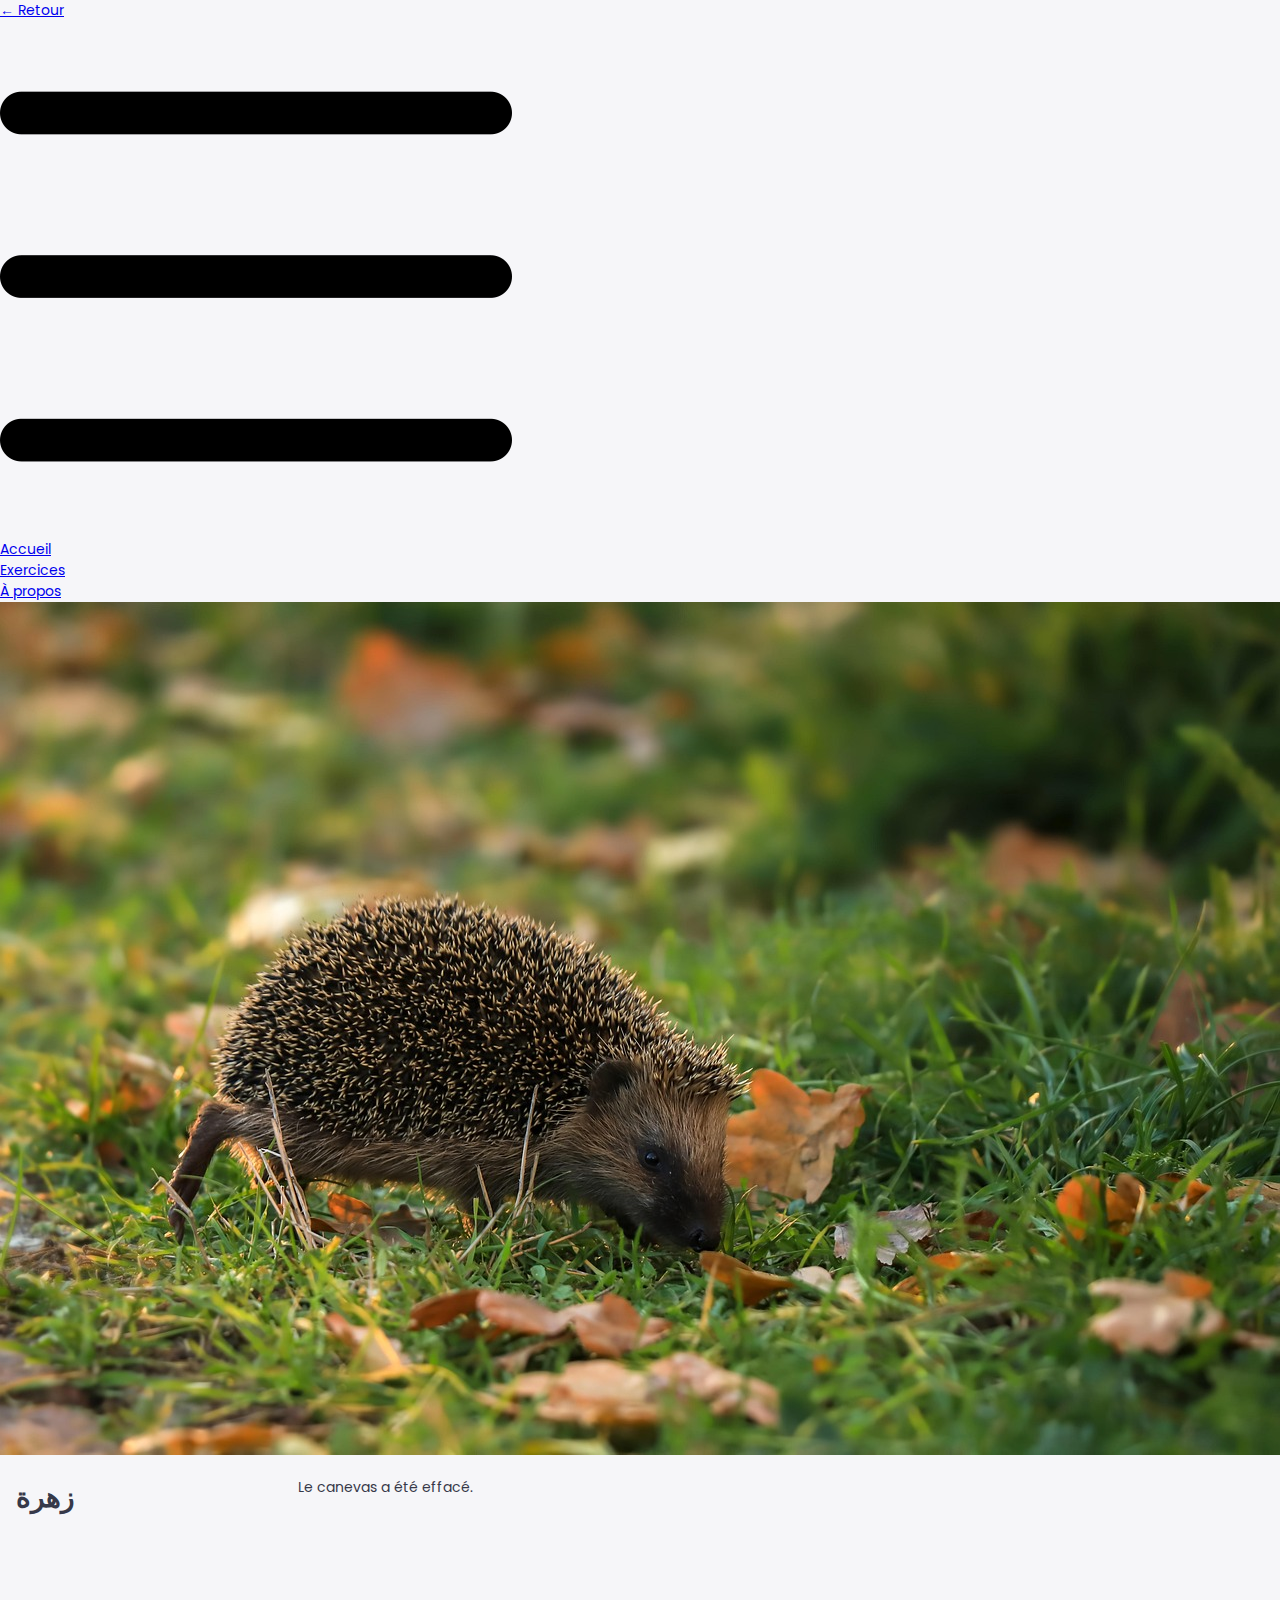
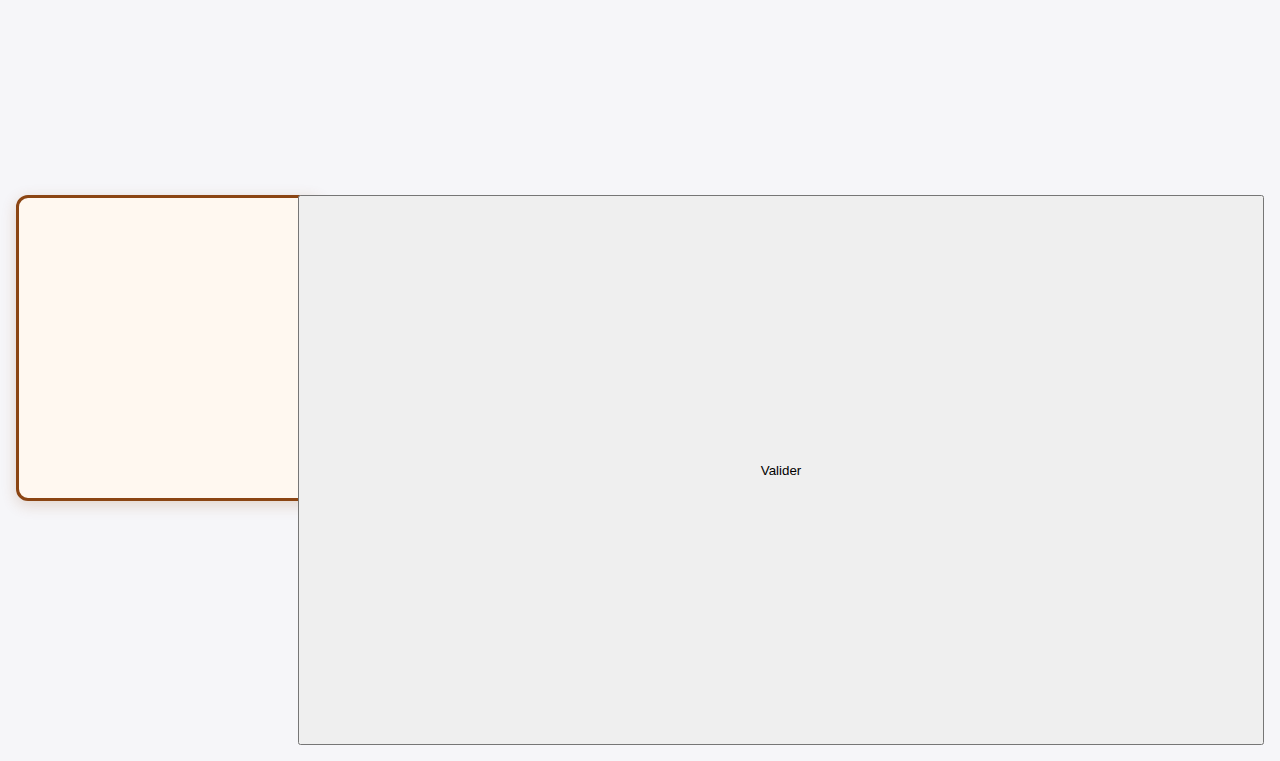
<file: courses.html>
<!DOCTYPE html>
<html lang="fr">
<head>
    <meta charset="UTF-8">
    <meta name="viewport" content="width=device-width, initial-scale=1.0">
    <title>Calligraphie Arabe</title>
    <link rel="stylesheet" href="css/courses.css">
</head>
<body>
    <!-- Lien de retour vers le dashboard -->
    <a href="dashboard.html" target="_blank" class="back-btn">← Retour</a>
    <!-- Barre de navigation -->
    <nav class="navbar">
        <div class="menu">
            <img src="img/courses/menu.png" class="menu-icon"> <!-- Icône de menu -->
            <ul class="menu-items">
                <li><a href="#">Accueil</a></li>
                <li><a href="#">Exercices</a></li>
                <li><a href="#">À propos</a></li>
            </ul>
        </div>
        <div class="user-icon">
            <img src="img/courses/animal.jpg" alt="Utilisateur" class="user-icon-img"> <!-- Icône utilisateur -->
        </div>
    </nav>


    <div class="container">
        <h1 id="word">بِسْمِ</h1>
        <p id="message" class="hidden">Le canevas a été effacé.</p>
        <canvas id="canvas" width="300" height="300"></canvas>
        <button id="validate" onclick="nextWord()">Valider</button>
    </div>

    <script src="scripts/courses.js"></script>
</body>
</html>
</file>
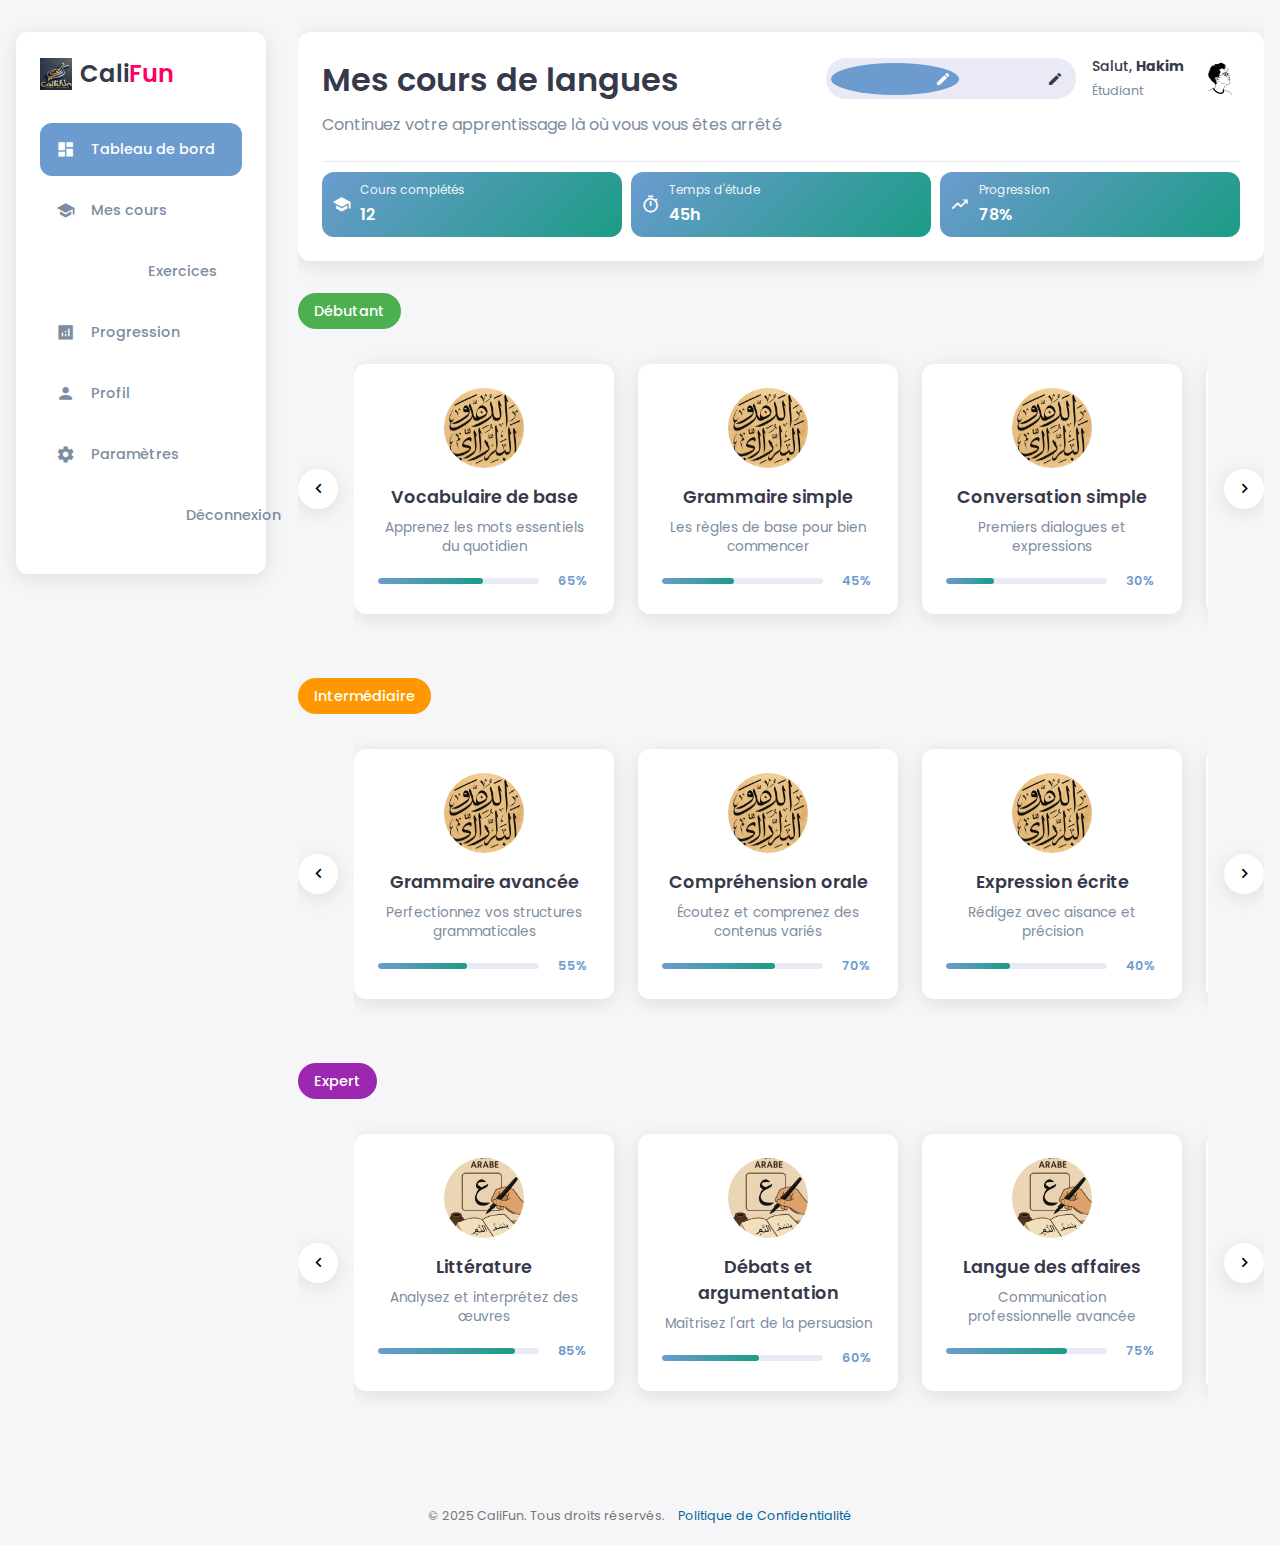
<file: dashboard.html>
<!DOCTYPE html>
<html lang="fr">

<head>
    <meta charset="UTF-8">
    <meta name="viewport" content="width=device-width, initial-scale=1.0">
    <link href="https://fonts.googleapis.com/icon?family=Material+Icons+Sharp" rel="stylesheet">
    <link rel="stylesheet" href="css/dashboard.css">
    <title>CaliFun - Tableau de Bord</title>
</head>

<body>
    <div class="container">
        <aside>
            <div class="toggle">
                <div class="logo">
                    <img src="img/dashboard/CaliFunLogo.png">
                    <h2>Cali<span class="danger">Fun</span></h2>
                </div>
                <div class="close" id="close-btn">
                    <span class="material-icons-sharp">close</span>
                </div>
            </div>

            <div class="sidebar">
                <a href="#" class="active">
                    <span class="material-icons-sharp">dashboard</span>
                    <h3>Tableau de bord</h3>
                </a>
                <a href="courses.html" target="_blank">
                    <span class="material-icons-sharp">school</span>
                    <h3>Mes cours</h3>
                </a>
                <a href="exercices.html" target="_blank">
                    <span class="material-icons-sharp">quiz</span>
                    <h3>Exercices</h3>
                </a>
                <a href="#">
                    <span class="material-icons-sharp">analytics</span>
                    <h3>Progression</h3>
                </a>
                <a href="#">
                    <span class="material-icons-sharp">person</span>
                    <h3>Profil</h3>
                </a>
                <a href="#">
                    <span class="material-icons-sharp">settings</span>
                    <h3>Paramètres</h3>
                </a>
                <a href="#">
                    <span class="material-icons-sharp">logout</span>
                    <h3>Déconnexion</h3>
                </a>
            </div>
        </aside>

        <main>
            <div class="header">
                <div class="header-top">
                    <div class="header-content">
                        <h1>Mes cours de langues</h1>
                        <p>Continuez votre apprentissage là où vous vous êtes arrêté</p>
                    </div>
                    <div class="header-profile">
                        <button id="menu-btn">
                            <span class="material-icons-sharp">menu</span>
                        </button>
                        <div class="dark-mode">
                            <span class="material-icons-sharp active">light_mode</span>
                            <span class="material-icons-sharp">dark_mode</span>
                        </div>
                        <div class="profile">
                            <div class="info">
                                <p>Salut, <b>Hakim</b></p>
                                <small class="text-muted">Étudiant</small>
                            </div>
                            <div class="profile-photo">
                                <img src="img/dashboard/user.png">
                            </div>
                        </div>
                    </div>
                </div>
                
                <div class="header-stats">
                    <div class="stat-item">
                        <span class="material-icons-sharp">school</span>
                        <div>
                            <p>Cours complétés</p>
                            <h4>12</h4>
                        </div>
                    </div>
                    <div class="stat-item">
                        <span class="material-icons-sharp">timer</span>
                        <div>
                            <p>Temps d'étude</p>
                            <h4>45h</h4>
                        </div>
                    </div>
                    <div class="stat-item">
                        <span class="material-icons-sharp">trending_up</span>
                        <div>
                            <p>Progression</p>
                            <h4>78%</h4>
                        </div>
                    </div>
                </div>
            </div>

            <div class="courses-section">
                <div class="level-section">
                    <h2 class="level-title">
                        <span class="level-badge beginner">Débutant</span>
                    </h2>
                    <div class="carousel-wrapper">
                        <button class="carousel-btn prev" onclick="scrollCarousel('beginner', -1)">
                            <span class="material-icons-sharp">chevron_left</span>
                        </button>
                        <div class="carousel" id="carousel-beginner">
                            <div class="course-card" onclick="window.open('courses.html','_blank')">
                                <div class="card-image">
                                    <img src="img/dashboard/CaliImage.webp" alt="Vocabulaire de base">
                                </div>
                                <h3>Vocabulaire de base</h3>
                                <p>Apprenez les mots essentiels du quotidien</p>
                                <div class="progress-container">
                                    <div class="progress-bar">
                                        <div class="progress" style="width: 65%"></div>
                                    </div>
                                    <span class="progress-text">65%</span>
                                </div>
                            </div>
                            
                            <div class="course-card" onclick="window.open('courses.html','_blank')">
                                <div class="card-image">
                                    <img src="img/dashboard/CaliImage.webp" alt="Grammaire simple">
                                </div>
                                <h3>Grammaire simple</h3>
                                <p>Les règles de base pour bien commencer</p>
                                <div class="progress-container">
                                    <div class="progress-bar">
                                        <div class="progress" style="width: 45%"></div>
                                    </div>
                                    <span class="progress-text">45%</span>
                                </div>
                            </div>
                            
                            <div class="course-card" onclick="window.open('courses.html','_blank')">
                                <div class="card-image">
                                    <img src="img/dashboard/CaliImage.webp" alt="Conversation simple">
                                </div>
                                <h3>Conversation simple</h3>
                                <p>Premiers dialogues et expressions</p>
                                <div class="progress-container">
                                    <div class="progress-bar">
                                        <div class="progress" style="width: 30%"></div>
                                    </div>
                                    <span class="progress-text">30%</span>
                                </div>
                            </div>
                            
                            <div class="course-card" onclick="window.open('courses.html','_blank')">
                                <div class="card-image">
                                    <img src="img/dashboard/CaliImage.webp" alt="Prononciation">
                                </div>
                                <h3>Prononciation</h3>
                                <p>Améliorez votre accent et votre élocution</p>
                                <div class="progress-container">
                                    <div class="progress-bar">
                                        <div class="progress" style="width: 80%"></div>
                                    </div>
                                    <span class="progress-text">80%</span>
                                </div>
                            </div>
                            
                            <div class="course-card" onclick="window.open('courses.html','_blank')">
                                <div class="card-image">
                                    <img src="img/dashboard/CaliImage.webp" alt="Écoute active">
                                </div>
                                <h3>Écoute active</h3>
                                <p>Développez vos capacités d'écoute</p>
                                <div class="progress-container">
                                    <div class="progress-bar">
                                        <div class="progress" style="width: 20%"></div>
                                    </div>
                                    <span class="progress-text">20%</span>
                                </div>
                            </div>
                        </div>
                        <button class="carousel-btn next" onclick="scrollCarousel('beginner', 1)">
                            <span class="material-icons-sharp">chevron_right</span>
                        </button>
                    </div>
                </div>

                <div class="level-section">
                    <h2 class="level-title">
                        <span class="level-badge intermediate">Intermédiaire</span>
                    </h2>
                    <div class="carousel-wrapper">
                        <button class="carousel-btn prev" onclick="scrollCarousel('intermediate', -1)">
                            <span class="material-icons-sharp">chevron_left</span>
                        </button>
                        <div class="carousel" id="carousel-intermediate">
                            <div class="course-card" onclick="window.open('courses.html','_blank')">
                                <div class="card-image">
                                    <img src="img/dashboard/CaliImage.webp" alt="Grammaire avancée">
                                </div>
                                <h3>Grammaire avancée</h3>
                                <p>Perfectionnez vos structures grammaticales</p>
                                <div class="progress-container">
                                    <div class="progress-bar">
                                        <div class="progress" style="width: 55%"></div>
                                    </div>
                                    <span class="progress-text">55%</span>
                                </div>
                            </div>
                            
                            <div class="course-card" onclick="window.open('courses.html','_blank')">
                                <div class="card-image">
                                    <img src="img/dashboard/CaliImage.webp" alt="Compréhension orale">
                                </div>
                                <h3>Compréhension orale</h3>
                                <p>Écoutez et comprenez des contenus variés</p>
                                <div class="progress-container">
                                    <div class="progress-bar">
                                        <div class="progress" style="width: 70%"></div>
                                    </div>
                                    <span class="progress-text">70%</span>
                                </div>
                            </div>
                            
                            <div class="course-card" onclick="window.open('courses.html','_blank')">
                                <div class="card-image">
                                    <img src="img/dashboard/CaliImage.webp" alt="Expression écrite">
                                </div>
                                <h3>Expression écrite</h3>
                                <p>Rédigez avec aisance et précision</p>
                                <div class="progress-container">
                                    <div class="progress-bar">
                                        <div class="progress" style="width: 40%"></div>
                                    </div>
                                    <span class="progress-text">40%</span>
                                </div>
                            </div>
                            
                            <div class="course-card" onclick="window.open('courses.html','_blank')">
                                <div class="card-image">
                                    <img src="img/dashboard/CaliImage.webp" alt="Culture et société">
                                </div>
                                <h3>Culture et société</h3>
                                <p>Découvrez les traditions et coutumes</p>
                                <div class="progress-container">
                                    <div class="progress-bar">
                                        <div class="progress" style="width: 25%"></div>
                                    </div>
                                    <span class="progress-text">25%</span>
                                </div>
                            </div>
                        </div>
                        <button class="carousel-btn next" onclick="scrollCarousel('intermediate', 1)">
                            <span class="material-icons-sharp">chevron_right</span>
                        </button>
                    </div>
                </div>

                <div class="level-section">
                    <h2 class="level-title">
                        <span class="level-badge expert">Expert</span>
                    </h2>
                    <div class="carousel-wrapper">
                        <button class="carousel-btn prev" onclick="scrollCarousel('expert', -1)">
                            <span class="material-icons-sharp">chevron_left</span>
                        </button>
                        <div class="carousel" id="carousel-expert">
                            <div class="course-card" onclick="window.open('courses.html','_blank')">
                                <div class="card-image">
                                    <img src="img/dashboard/CaliImage2.webp" alt="Littérature">
                                </div>
                                <h3>Littérature</h3>
                                <p>Analysez et interprétez des œuvres</p>
                                <div class="progress-container">
                                    <div class="progress-bar">
                                        <div class="progress" style="width: 85%"></div>
                                    </div>
                                    <span class="progress-text">85%</span>
                                </div>
                            </div>
                            
                            <div class="course-card" onclick="window.open('courses.html','_blank')">
                                <div class="card-image">
                                    <img src="img/dashboard/CaliImage2.webp" alt="Débats et argumentation">
                                </div>
                                <h3>Débats et argumentation</h3>
                                <p>Maîtrisez l'art de la persuasion</p>
                                <div class="progress-container">
                                    <div class="progress-bar">
                                        <div class="progress" style="width: 60%"></div>
                                    </div>
                                    <span class="progress-text">60%</span>
                                </div>
                            </div>
                            
                            <div class="course-card" onclick="window.open('courses.html','_blank')">
                                <div class="card-image">
                                    <img src="img/dashboard/CaliImage2.webp" alt="Langue des affaires">
                                </div>
                                <h3>Langue des affaires</h3>
                                <p>Communication professionnelle avancée</p>
                                <div class="progress-container">
                                    <div class="progress-bar">
                                        <div class="progress" style="width: 75%"></div>
                                    </div>
                                    <span class="progress-text">75%</span>
                                </div>
                            </div>
                            
                            <div class="course-card" onclick="window.open('courses.html','_blank')">
                                <div class="card-image">
                                    <img src="img/dashboard/CaliImage2.webp" alt="Perfectionnement">
                                </div>
                                <h3>Perfectionnement</h3>
                                <p>Atteignez un niveau natif</p>
                                <div class="progress-container">
                                    <div class="progress-bar">
                                        <div class="progress" style="width: 90%"></div>
                                    </div>
                                    <span class="progress-text">90%</span>
                                </div>
                            </div>
                        </div>
                        <button class="carousel-btn next" onclick="scrollCarousel('expert', 1)">
                            <span class="material-icons-sharp">chevron_right</span>
                        </button>
                    </div>
                </div>
            </div>
        </main>
    </div>

    <script src="scripts/dashboard.js"></script>
    <footer style="text-align: center; margin: 20px 0; font-size: 0.9em; color: #777;">
    &copy; 2025 CaliFun. Tous droits réservés. 
    <a href="politique-confidentialite.html" target="_blank" style="color: #006699; text-decoration: none; margin-left: 10px;">
        Politique de Confidentialité
    </a>
</footer>
</body>

</html>
</file>
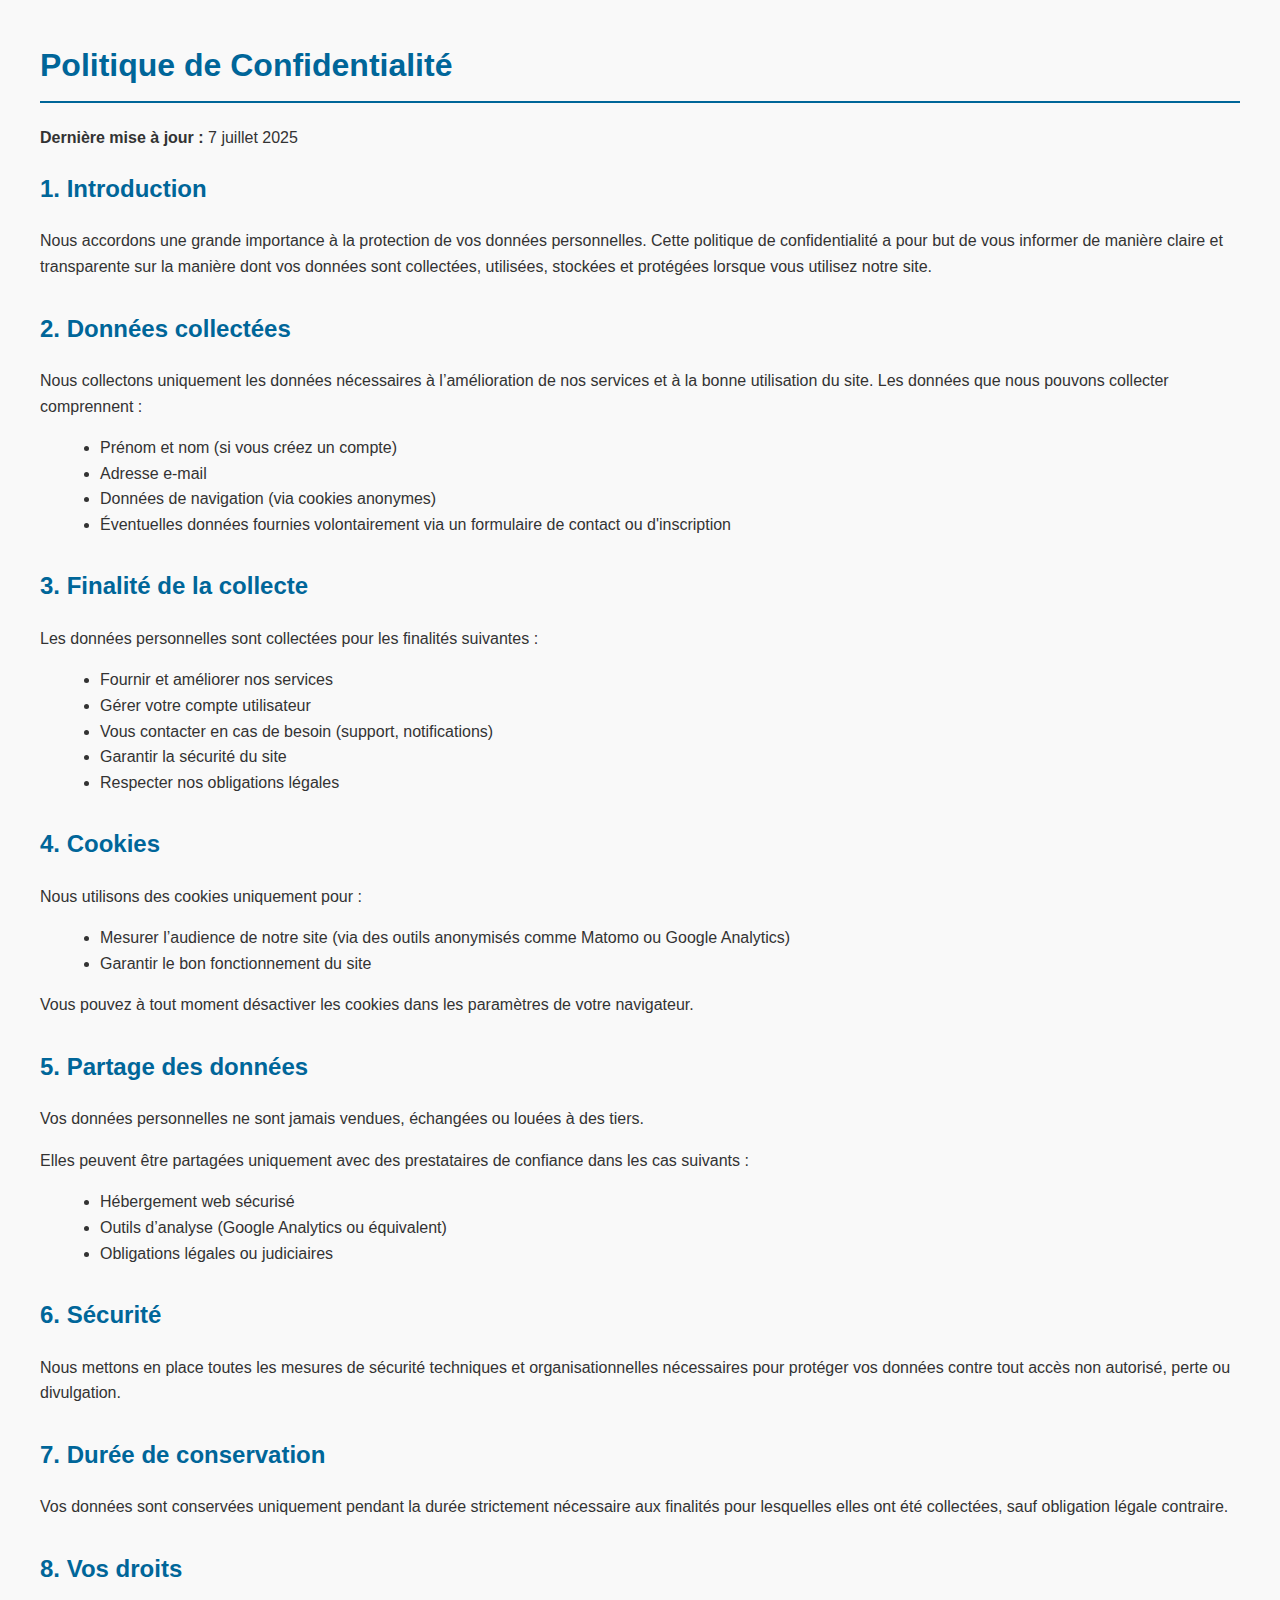
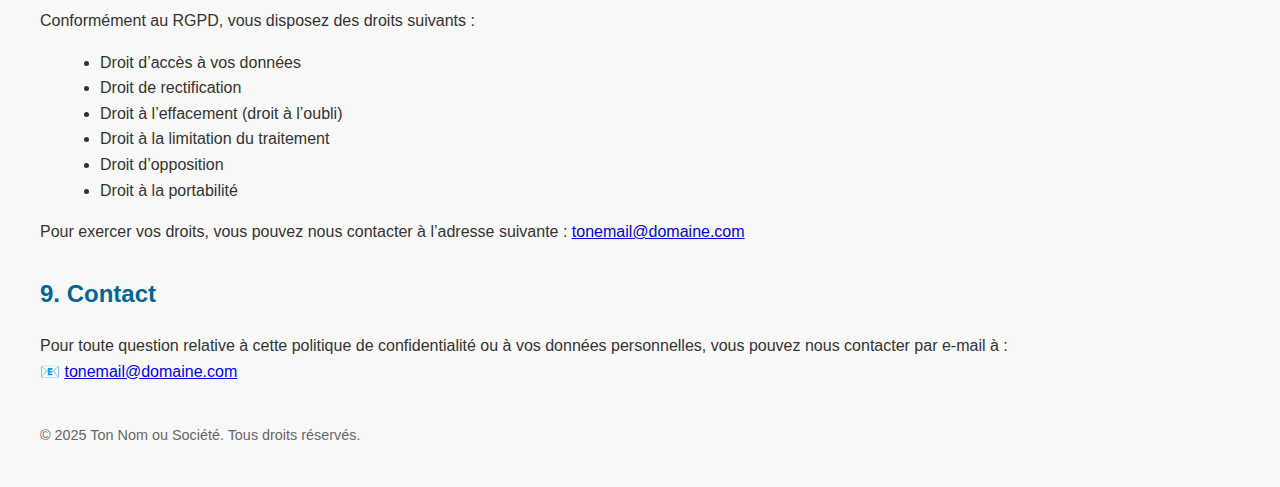
<file: politique-confid.html>
<!DOCTYPE html>
<html lang="fr">
<head>
  <meta charset="UTF-8">
  <meta name="viewport" content="width=device-width, initial-scale=1.0">
  <title>Politique de Confidentialité</title>
  <style>
    body {
      font-family: Arial, sans-serif;
      line-height: 1.6;
      margin: 40px;
      background-color: #f9f9f9;
      color: #333;
    }
    h1, h2 {
      color: #006699;
    }
    h1 {
      border-bottom: 2px solid #006699;
      padding-bottom: 10px;
    }
    section {
      margin-bottom: 30px;
    }
    ul {
      list-style-type: disc;
      margin-left: 20px;
    }
    footer {
      margin-top: 40px;
      font-size: 0.9em;
      color: #666;
    }
  </style>
</head>
<body>

  <h1>Politique de Confidentialité</h1>
  <p><strong>Dernière mise à jour :</strong> 7 juillet 2025</p>

  <section>
    <h2>1. Introduction</h2>
    <p>Nous accordons une grande importance à la protection de vos données personnelles. 
      Cette politique de confidentialité a pour but de vous informer de manière claire et transparente sur la manière dont vos données sont collectées, utilisées, stockées et protégées lorsque vous utilisez notre site.</p>
  </section>

  <section>
    <h2>2. Données collectées</h2>
    <p>Nous collectons uniquement les données nécessaires à l’amélioration de nos services et à la bonne utilisation du site. Les données que nous pouvons collecter comprennent :</p>
    <ul>
      <li>Prénom et nom (si vous créez un compte)</li>
      <li>Adresse e-mail</li>
      <li>Données de navigation (via cookies anonymes)</li>
      <li>Éventuelles données fournies volontairement via un formulaire de contact ou d'inscription</li>
    </ul>
  </section>

  <section>
    <h2>3. Finalité de la collecte</h2>
    <p>Les données personnelles sont collectées pour les finalités suivantes :</p>
    <ul>
      <li>Fournir et améliorer nos services</li>
      <li>Gérer votre compte utilisateur</li>
      <li>Vous contacter en cas de besoin (support, notifications)</li>
      <li>Garantir la sécurité du site</li>
      <li>Respecter nos obligations légales</li>
    </ul>
  </section>

  <section>
    <h2>4. Cookies</h2>
    <p>Nous utilisons des cookies uniquement pour :</p>
    <ul>
      <li>Mesurer l’audience de notre site (via des outils anonymisés comme Matomo ou Google Analytics)</li>
      <li>Garantir le bon fonctionnement du site</li>
    </ul>
    <p>Vous pouvez à tout moment désactiver les cookies dans les paramètres de votre navigateur.</p>
  </section>

  <section>
    <h2>5. Partage des données</h2>
    <p>Vos données personnelles ne sont jamais vendues, échangées ou louées à des tiers.</p>
    <p>Elles peuvent être partagées uniquement avec des prestataires de confiance dans les cas suivants :</p>
    <ul>
      <li>Hébergement web sécurisé</li>
      <li>Outils d’analyse (Google Analytics ou équivalent)</li>
      <li>Obligations légales ou judiciaires</li>
    </ul>
  </section>

  <section>
    <h2>6. Sécurité</h2>
    <p>Nous mettons en place toutes les mesures de sécurité techniques et organisationnelles nécessaires pour protéger vos données contre tout accès non autorisé, perte ou divulgation.</p>
  </section>

  <section>
    <h2>7. Durée de conservation</h2>
    <p>Vos données sont conservées uniquement pendant la durée strictement nécessaire aux finalités pour lesquelles elles ont été collectées, sauf obligation légale contraire.</p>
  </section>

  <section>
    <h2>8. Vos droits</h2>
    <p>Conformément au RGPD, vous disposez des droits suivants :</p>
    <ul>
      <li>Droit d’accès à vos données</li>
      <li>Droit de rectification</li>
      <li>Droit à l’effacement (droit à l’oubli)</li>
      <li>Droit à la limitation du traitement</li>
      <li>Droit d’opposition</li>
      <li>Droit à la portabilité</li>
    </ul>
    <p>Pour exercer vos droits, vous pouvez nous contacter à l’adresse suivante : <a href="mailto:tonemail@domaine.com">tonemail@domaine.com</a></p>
  </section>

  <section>
    <h2>9. Contact</h2>
    <p>Pour toute question relative à cette politique de confidentialité ou à vos données personnelles, vous pouvez nous contacter par e-mail à : <br>
    📧 <a href="mailto:tonemail@domaine.com">tonemail@domaine.com</a></p>
  </section>

  <footer>
    &copy; 2025 Ton Nom ou Société. Tous droits réservés.
  </footer>

</body>
</html>
</file>
<file: css/courses.css>
@import url('https://fonts.googleapis.com/css2?family=Poppins:wght@300;400;500;600;700&display=swap');
@import url('https://fonts.googleapis.com/css2?family=Amiri:wght@400;700&display=swap');

:root {
    --primary: #6C9BCF;
    --danger: #FF0060;
    --success: #1B9C85;
    --warning: #F7D060;
    --white: #fff;
    --dark: #363949;
    --light: rgba(132, 139, 200, 0.18);
    --background: #f6f6f9;
    --text-muted: #7d8da1;
    --dark-variant: #677483;
    
    --calligraphy: #8B4513;
    --calligraphy-light: #d2a679;
    
    --radius: 12px;
    --shadow: 0 4px 20px rgba(0,0,0,0.1);
}

.dark-mode-variables {
    --background: #181a1e;
    --white: #202528;
    --dark: #edeffd;
    --dark-variant: #a3bdcc;
    --light: rgba(0, 0, 0, 0.4);
}

* {
    margin: 0;
    padding: 0;
    box-sizing: border-box;
}

html, body {
    overflow-x: hidden;
}

body {
    font-family: 'Poppins', sans-serif;
    background: var(--background);
    color: var(--dark);
    font-size: 14px;
    overflow-x: hidden;
}

.container {
    display: grid;
    grid-template-columns: 250px 1fr;
    gap: 2rem;
    width: 100%;
    min-height: 100vh;
    padding: 1rem;
    max-width: 100vw;
    overflow-x: hidden;
}

/* ===== SIDEBAR ===== */
aside {
    background: var(--white);
    border-radius: var(--radius);
    box-shadow: var(--shadow);
    padding: 1.5rem;
    height: fit-content;
    position: sticky;
    top: 1rem;
}

.toggle {
    display: flex;
    align-items: center;
    justify-content: space-between;
    margin-bottom: 2rem;
}

.logo {
    display: flex;
    align-items: center;
    gap: 0.5rem;
}

.logo img {
    width: 2rem;
    height: 2rem;
}

.logo h2 {
    font-size: 1.5rem;
    font-weight: 600;
}

.danger {
    color: var(--danger);
}

.close {
    display: none;
    cursor: pointer;
}

.sidebar {
    display: flex;
    flex-direction: column;
    gap: 0.5rem;
}

.sidebar a {
    display: flex;
    align-items: center;
    gap: 1rem;
    padding: 1rem 0.8rem;
    border-radius: var(--radius);
    text-decoration: none;
    color: var(--dark);
    transition: all 0.3s ease;
}

.sidebar a:hover {
    background: var(--light);
    color: var(--primary);
}

.sidebar a.active {
    background: var(--primary);
    color: var(--white);
}

.sidebar a span {
    font-size: 1.6rem;
}

.sidebar a h3 {
    font-size: 1rem;
    font-weight: 500;
}

/* ===== MAIN CONTENT ===== */
main {
    background: var(--white);
    border-radius: var(--radius);
    box-shadow: var(--shadow);
    padding: 2rem;
    overflow-y: auto;
}

/* ===== HEADER ===== */
.header {
    margin-bottom: 2rem;
}

.header-top {
    display: flex;
    justify-content: space-between;
    align-items: center;
    margin-bottom: 1.5rem;
}

.header-content h1 {
    font-size: 2.2rem;
    font-weight: 600;
    color: var(--calligraphy);
    margin-bottom: 0.5rem;
}

.header-content p {
    color: var(--text-muted);
    font-size: 1.1rem;
}

.header-profile {
    display: flex;
    align-items: center;
    gap: 1rem;
}

#menu-btn {
    display: none;
    background: none;
    border: none;
    cursor: pointer;
    font-size: 1.5rem;
    color: var(--dark);
}

.dark-mode {
    display: flex;
    align-items: center;
    gap: 0.5rem;
}

.dark-mode span {
    font-size: 1.2rem;
    cursor: pointer;
    color: var(--text-muted);
}

.dark-mode span.active {
    color: var(--primary);
}

.profile {
    display: flex;
    align-items: center;
    gap: 0.8rem;
}

.profile-photo {
    width: 2.8rem;
    height: 2.8rem;
    border-radius: 50%;
    overflow: hidden;
    border: 3px solid var(--primary);
}

.profile-photo img {
    width: 100%;
    height: 100%;
    object-fit: cover;
}

.info {
    text-align: right;
}

.info p {
    font-size: 0.9rem;
    font-weight: 500;
}

.info small {
    font-size: 0.8rem;
    color: var(--text-muted);
}

.header-stats {
    display: flex;
    gap: 2rem;
    padding: 1.5rem 0;
    border-top: 1px solid var(--light);
}

.stat-item {
    display: flex;
    align-items: center;
    gap: 1rem;
}

.stat-item span {
    font-size: 2rem;
    color: var(--calligraphy);
    background: var(--light);
    padding: 0.8rem;
    border-radius: var(--radius);
}

.stat-item div p {
    color: var(--text-muted);
    font-size: 0.9rem;
    margin-bottom: 0.3rem;
}

.stat-item div h4 {
    font-size: 1.5rem;
    font-weight: 600;
    color: var(--dark);
}

/* ===== COURSE CONTENT ===== */
.course-content {
    display: grid;
    grid-template-columns: 2fr 1fr;
    gap: 2rem;
}

.practice-section {
    display: flex;
    flex-direction: column;
    gap: 1.5rem;
}

/* ===== WORD CARD ===== */
.word-card {
    background: linear-gradient(135deg, var(--calligraphy), var(--calligraphy-light));
    border-radius: var(--radius);
    padding: 2rem;
    color: var(--white);
    box-shadow: var(--shadow);
}

.word-header {
    display: flex;
    justify-content: space-between;
    align-items: center;
    margin-bottom: 1.5rem;
}

.word-header h2 {
    font-size: 1.2rem;
    font-weight: 500;
}

.refresh-btn {
    background: rgba(255, 255, 255, 0.2);
    border: none;
    border-radius: 50%;
    width: 40px;
    height: 40px;
    display: flex;
    align-items: center;
    justify-content: center;
    cursor: pointer;
    transition: all 0.3s ease;
}

.refresh-btn:hover {
    background: rgba(255, 255, 255, 0.3);
    transform: rotate(180deg);
}

.refresh-btn span {
    color: var(--white);
}

.arabic-word {
    text-align: center;
}

.arabic-word h1 {
    font-size: 3.5rem;
    font-family: 'Amiri', serif;
    margin-bottom: 0.5rem;
    direction: rtl;
}

.word-meaning {
    font-size: 1.1rem;
    opacity: 0.9;
}

/* ===== CANVAS SECTION ===== */
.canvas-section {
    background: var(--white);
    border-radius: var(--radius);
    padding: 1.5rem;
    box-shadow: var(--shadow);
    border: 2px solid var(--light);
}

.canvas-header {
    display: flex;
    justify-content: space-between;
    align-items: center;
    margin-bottom: 1rem;
}

.canvas-header h3 {
    font-size: 1.1rem;
    font-weight: 500;
    color: var(--dark);
}

.canvas-controls {
    display: flex;
    gap: 0.5rem;
}

.control-btn {
    display: flex;
    align-items: center;
    gap: 0.5rem;
    background: var(--light);
    border: none;
    border-radius: var(--radius);
    padding: 0.5rem 1rem;
    cursor: pointer;
    transition: all 0.3s ease;
    color: var(--dark);
    font-size: 0.9rem;
}

.control-btn:hover {
    background: var(--primary);
    color: var(--white);
}

.control-btn span {
    font-size: 1.2rem;
}

.canvas-container {
    display: flex;
    justify-content: center;
    margin: 1.5rem 0;
}

#canvas {
    border: 3px solid var(--calligraphy);
    border-radius: var(--radius);
    background: #fff8f0;
    cursor: crosshair;
    box-shadow: 0 4px 15px rgba(139, 69, 19, 0.2);
}

.canvas-footer {
    display: flex;
    justify-content: space-between;
    align-items: center;
    margin-top: 1rem;
}

.message {
    font-size: 0.9rem;
    color: var(--text-muted);
    opacity: 1;
    transition: opacity 0.3s ease;
}

.message.hidden {
    opacity: 0;
}

.validate-btn {
    display: flex;
    align-items: center;
    gap: 0.5rem;
    background: var(--success);
    color: var(--white);
    border: none;
    border-radius: var(--radius);
    padding: 0.8rem 1.5rem;
    cursor: pointer;
    transition: all 0.3s ease;
    font-weight: 500;
}

.validate-btn:hover {
    background: #159a80;
    transform: translateY(-2px);
}

.validate-btn span {
    font-size: 1.3rem;
}

/* ===== PROGRESS SECTION ===== */
.progress-section {
    display: flex;
    flex-direction: column;
    gap: 1.5rem;
}

.progress-card, .tips-card {
    background: var(--white);
    border-radius: var(--radius);
    padding: 1.5rem;
    box-shadow: var(--shadow);
    border: 2px solid var(--light);
}

.progress-card h3, .tips-card h3 {
    font-size: 1.1rem;
    font-weight: 500;
    color: var(--dark);
    margin-bottom: 1rem;
}

.tips-card h3 {
    display: flex;
    align-items: center;
    gap: 0.5rem;
}

.tips-card h3 span {
    color: var(--warning);
    font-size: 1.3rem;
}

.progress-container {
    display: flex;
    align-items: center;
    gap: 1rem;
}

.progress-bar {
    flex: 1;
    height: 8px;
    background: var(--light);
    border-radius: 4px;
    overflow: hidden;
}

.progress {
    height: 100%;
    background: linear-gradient(90deg, var(--success), var(--primary));
    transition: width 0.3s ease;
}

.progress-text {
    font-size: 0.9rem;
    font-weight: 500;
    color: var(--dark);
}

.tips-card ul {
    list-style: none;
    padding: 0;
}

.tips-card li {
    padding: 0.5rem 0;
    border-bottom: 1px solid var(--light);
    color: var(--text-muted);
    font-size: 0.9rem;
}

.tips-card li:last-child {
    border-bottom: none;
}

.tips-card li:before {
    content: "✓";
    color: var(--success);
    font-weight: bold;
    margin-right: 0.5rem;
}

/* ===== POPUP DE FÉLICITATIONS ===== */
.congratulations-popup {
    position: fixed;
    top: 0;
    left: 0;
    width: 100%;
    height: 100%;
    background: rgba(0, 0, 0, 0.8);
    display: flex;
    justify-content: center;
    align-items: center;
    z-index: 10000;
    animation: popupFadeIn 0.3s ease-out;
}

.popup-content {
    background: var(--white);
    border-radius: var(--radius);
    padding: 2rem;
    text-align: center;
    box-shadow: 0 10px 30px rgba(0, 0, 0, 0.3);
    max-width: 400px;
    width: 90%;
    animation: popupSlideIn 0.3s ease-out;
}

.popup-header {
    display: flex;
    flex-direction: column;
    align-items: center;
    gap: 1rem;
    margin-bottom: 1.5rem;
}

.popup-header span {
    font-size: 4rem;
    color: var(--success);
    animation: bounce 1s infinite;
}

.popup-header h2 {
    font-size: 2rem;
    color: var(--success);
    font-weight: 600;
}

.popup-content p {
    color: var(--text-muted);
    margin-bottom: 1rem;
    line-height: 1.6;
}

.popup-btn {
    background: var(--success);
    color: var(--white);
    border: none;
    border-radius: var(--radius);
    padding: 1rem 2rem;
    font-size: 1.1rem;
    font-weight: 500;
    cursor: pointer;
    display: flex;
    align-items: center;
    gap: 0.5rem;
    margin: 1.5rem auto 0;
    transition: all 0.3s ease;
}

.popup-btn:hover {
    background: #159a80;
    transform: translateY(-2px);
}

/* ===== CONFETTIS ===== */
.confetti-container {
    position: fixed;
    top: 0;
    left: 0;
    width: 100%;
    height: 100%;
    pointer-events: none;
    z-index: 9999;
}

.confetti {
    position: absolute;
    width: 10px;
    height: 10px;
    background: #ff6b6b;
    animation: confettiFall linear infinite;
}

@keyframes confettiFall {
    0% {
        transform: translateY(-100vh) rotate(0deg);
        opacity: 1;
    }
    100% {
        transform: translateY(100vh) rotate(360deg);
        opacity: 0;
    }
}

@keyframes popupFadeIn {
    from {
        opacity: 0;
    }
    to {
        opacity: 1;
    }
}

@keyframes popupSlideIn {
    from {
        transform: translateY(-50px);
        opacity: 0;
    }
    to {
        transform: translateY(0);
        opacity: 1;
    }
}

@keyframes bounce {
    0%, 20%, 50%, 80%, 100% {
        transform: translateY(0);
    }
    40% {
        transform: translateY(-30px);
    }
    60% {
        transform: translateY(-15px);
    }
}

/* ===== ÉCRAN DE FIN D'EXERCICE ===== */
.completed-exercise {
    display: flex;
    justify-content: center;
    align-items: center;
    min-height: 60vh;
}

.completed-card {
    background: var(--white);
    border-radius: var(--radius);
    padding: 3rem;
    text-align: center;
    box-shadow: var(--shadow);
    border: 2px solid var(--success);
    max-width: 500px;
    width: 100%;
}

.completed-header {
    display: flex;
    flex-direction: column;
    align-items: center;
    gap: 1rem;
    margin-bottom: 2rem;
}

.completed-header span {
    font-size: 4rem;
    color: var(--success);
    background: rgba(27, 156, 133, 0.1);
    padding: 1rem;
    border-radius: 50%;
}

.completed-header h2 {
    font-size: 2rem;
    color: var(--success);
    font-weight: 600;
}

.completed-stats {
    display: flex;
    justify-content: space-around;
    margin: 2rem 0;
    padding: 1.5rem;
    background: var(--light);
    border-radius: var(--radius);
}

.completed-stats .stat {
    display: flex;
    flex-direction: column;
    align-items: center;
    gap: 0.5rem;
}

.completed-stats .stat span {
    font-size: 2rem;
    color: var(--primary);
    background: var(--white);
    padding: 0.8rem;
    border-radius: var(--radius);
    box-shadow: var(--shadow);
}

.completed-stats .stat h3 {
    font-size: 1.5rem;
    font-weight: 600;
    color: var(--dark);
}

.completed-stats .stat p {
    font-size: 0.9rem;
    color: var(--text-muted);
}

.completed-actions {
    display: flex;
    gap: 1rem;
    justify-content: center;
    margin-top: 2rem;
}

.action-btn {
    display: flex;
    align-items: center;
    gap: 0.5rem;
    border: none;
    border-radius: var(--radius);
    padding: 1rem 1.5rem;
    font-size: 1rem;
    font-weight: 500;
    cursor: pointer;
    transition: all 0.3s ease;
}

.action-btn.primary {
    background: var(--primary);
    color: var(--white);
}

.action-btn.primary:hover {
    background: #5a8ac0;
    transform: translateY(-2px);
}

.action-btn.secondary {
    background: var(--success);
    color: var(--white);
}

.action-btn.secondary:hover {
    background: #159a80;
    transform: translateY(-2px);
}

/* ===== TOASTERS ===== */
.toaster {
    position: fixed;
    top: 20px;
    right: 20px;
    background: var(--white);
    border-radius: var(--radius);
    box-shadow: 0 8px 30px rgba(0, 0, 0, 0.2);
    min-width: 320px;
    max-width: 400px;
    z-index: 10001;
    transform: translateX(100%);
    transition: all 0.3s ease;
    border-left: 4px solid;
}

.toaster.toaster-show {
    transform: translateX(0);
}

.toaster-error {
    border-left-color: var(--danger);
}

.toaster-warning {
    border-left-color: var(--warning);
}

.toaster-success {
    border-left-color: var(--success);
}

.toaster-content {
    display: flex;
    align-items: center;
    gap: 1rem;
    padding: 1rem;
}

.toaster-icon {
    display: flex;
    align-items: center;
    justify-content: center;
    width: 40px;
    height: 40px;
    border-radius: 50%;
    flex-shrink: 0;
}

.toaster-error .toaster-icon {
    background: rgba(255, 0, 96, 0.1);
}

.toaster-warning .toaster-icon {
    background: rgba(247, 208, 96, 0.1);
}

.toaster-success .toaster-icon {
    background: rgba(27, 156, 133, 0.1);
}

.toaster-icon span {
    font-size: 1.5rem;
}

.toaster-error .toaster-icon span {
    color: var(--danger);
}

.toaster-warning .toaster-icon span {
    color: var(--warning);
}

.toaster-success .toaster-icon span {
    color: var(--success);
}

.toaster-text {
    flex: 1;
}

.toaster-text h4 {
    font-size: 1rem;
    font-weight: 500;
    color: var(--dark);
    margin-bottom: 0.3rem;
}

.toaster-text p {
    font-size: 0.9rem;
    color: var(--text-muted);
}

.toaster-close {
    display: flex;
    align-items: center;
    justify-content: center;
    width: 24px;
    height: 24px;
    border-radius: 50%;
    background: var(--light);
    cursor: pointer;
    transition: all 0.2s ease;
    flex-shrink: 0;
}

.toaster-close:hover {
    background: var(--dark-variant);
}

.toaster-close span {
    font-size: 1rem;
    color: var(--text-muted);
}

.toaster-close:hover span {
    color: var(--white);
}

/* Animation pour empiler les toasters */
.toaster:nth-child(n+2) {
    top: calc(20px + 80px * var(--toaster-index, 0));
}

/* ===== RESPONSIVE POUR TOASTERS ===== */
@media (max-width: 768px) {
    .toaster {
        right: 10px;
        left: 10px;
        min-width: auto;
        max-width: none;
        transform: translateY(-100%);
        top: 10px;
    }
    
    .toaster.toaster-show {
        transform: translateY(0);
    }
    
    .toaster-content {
        padding: 0.8rem;
    }
    
    .toaster-text h4 {
        font-size: 0.9rem;
    }
    
    .toaster-text p {
        font-size: 0.8rem;
    }
}

/* ===== RESPONSIVE ===== */
@media (max-width: 768px) {
    .container {
        grid-template-columns: 1fr;
        gap: 1rem;
        padding: 0.5rem;
    }
    
    aside {
        position: fixed;
        top: 0;
        left: -100%;
        width: 250px;
        height: 100vh;
        z-index: 1000;
        transition: left 0.3s ease;
    }
    
    aside.active {
        left: 0;
    }
    
    .close {
        display: block;
    }
    
    #menu-btn {
        display: block;
    }
    
    .course-content {
        grid-template-columns: 1fr;
    }
    
    .header-top {
        flex-direction: column;
        gap: 1rem;
        text-align: center;
    }
    
    .header-stats {
        flex-direction: column;
        gap: 1rem;
    }
    
    .arabic-word h1 {
        font-size: 2.5rem;
    }
    
    #canvas {
        width: 100%;
        max-width: 350px;
    }
    
    .canvas-footer {
        flex-direction: column;
        gap: 1rem;
    }
    
    .popup-content {
        padding: 1.5rem;
        margin: 1rem;
    }
    
    .popup-header span {
        font-size: 3rem;
    }
    
    .popup-header h2 {
        font-size: 1.5rem;
    }
    
    .completed-card {
        padding: 2rem;
        margin: 1rem;
    }
    
    .completed-header span {
        font-size: 3rem;
    }
    
    .completed-stats {
        flex-direction: column;
        gap: 1rem;
    }
    
    .completed-actions {
        flex-direction: column;
    }
}
</file>
<file: css/dashboard.css>
@import url('https://fonts.googleapis.com/css2?family=Poppins:wght@300;400;500;600;700&display=swap');

:root {
    --primary: #6C9BCF;
    --danger: #FF0060;
    --success: #1B9C85;
    --warning: #F7D060;
    --white: #fff;
    --dark: #363949;
    --light: rgba(132, 139, 200, 0.18);
    --background: #f6f6f9;
    --text-muted: #7d8da1;
    --dark-variant: #677483;
    
    --beginner: #4CAF50;
    --intermediate: #FF9800;
    --expert: #9C27B0;
    
    --radius: 12px;
    --shadow: 0 4px 20px rgba(0,0,0,0.1);
}

.dark-mode-variables {
    --background: #181a1e;
    --white: #202528;
    --dark: #edeffd;
    --dark-variant: #a3bdcc;
    --light: rgba(0, 0, 0, 0.4);
}

* {
    margin: 0;
    padding: 0;
    box-sizing: border-box;
}

html, body {
    overflow-x: hidden;
}

body {
    font-family: 'Poppins', sans-serif;
    background: var(--background);
    color: var(--dark);
    font-size: 14px;
    overflow-x: hidden;
}

.container {
    display: grid;
    grid-template-columns: 250px 1fr;
    gap: 2rem;
    width: 100%;
    min-height: 100vh;
    padding: 1rem;
    max-width: 100vw;
    overflow-x: hidden;
}

aside {
    background: var(--white);
    border-radius: var(--radius);
    box-shadow: var(--shadow);
    padding: 1.5rem;
    height: fit-content;
    position: sticky;
    top: 1rem;
}

.toggle {
    display: flex;
    align-items: center;
    justify-content: space-between;
    margin-bottom: 2rem;
}

.logo {
    display: flex;
    align-items: center;
    gap: 0.5rem;
}

.logo img {
    width: 2rem;
    height: 2rem;
}

.logo h2 {
    font-size: 1.5rem;
    font-weight: 600;
}

.danger {
    color: var(--danger);
}

.close {
    display: none;
    cursor: pointer;
}

.sidebar a {
    display: flex;
    align-items: center;
    gap: 1rem;
    padding: 1rem;
    margin: 0.5rem 0;
    border-radius: var(--radius);
    color: var(--text-muted);
    text-decoration: none;
    transition: all 0.3s ease;
}

.sidebar a:hover {
    background: var(--light);
    color: var(--primary);
}

.sidebar a.active {
    background: var(--primary);
    color: var(--white);
}

.sidebar a span {
    font-size: 1.2rem;
}

.sidebar a h3 {
    font-size: 0.9rem;
    font-weight: 500;
}

main {
    padding: 1rem 0;
    overflow-x: hidden;
}

.courses-section {
    overflow-x: hidden;
}

.header {
    background: var(--white);
    border-radius: var(--radius);
    box-shadow: var(--shadow);
    padding: 1.5rem;
    margin-bottom: 2rem;
}

.header-top {
    display: flex;
    justify-content: space-between;
    align-items: flex-start;
    flex-wrap: wrap;
    gap: 1rem;
    margin-bottom: 1.5rem;
}

.header-content h1 {
    font-size: 2rem;
    font-weight: 600;
    margin-bottom: 0.5rem;
}

.header-content p {
    color: var(--text-muted);
    font-size: 1rem;
}

.header-profile {
    display: flex;
    align-items: center;
    gap: 1rem;
}

.header-profile .dark-mode {
    background: var(--light);
    display: flex;
    align-items: center;
    border-radius: 20px;
    padding: 0.3rem;
    cursor: pointer;
}

.header-profile .dark-mode span {
    padding: 0.5rem;
    border-radius: 50%;
    font-size: 1rem;
    transition: all 0.3s ease;
}

.header-profile .dark-mode span.active {
    background: var(--primary);
    color: var(--white);
}

.header-profile .profile {
    display: flex;
    align-items: center;
    gap: 1rem;
}

.header-profile .profile-photo {
    width: 40px;
    height: 40px;
    border-radius: 50%;
    overflow: hidden;
}

.header-profile .profile-photo img {
    width: 100%;
    height: 100%;
    object-fit: cover;
}

.header-profile .info p {
    font-weight: 500;
    margin-bottom: 0.2rem;
}

.header-profile .text-muted {
    color: var(--text-muted);
    font-size: 0.8rem;
}

.header-stats {
    display: grid;
    grid-template-columns: repeat(3, 1fr);
    gap: 0.6rem;
    padding-top: 0.6rem;
    border-top: 1px solid var(--light);
    max-width: 100%;
}

.header-stats .stat-item {
    display: flex;
    align-items: center;
    gap: 0.6rem;
    padding: 0.6rem;
    background: linear-gradient(135deg, var(--primary), var(--success));
    color: var(--white);
    border-radius: var(--radius);
    transition: all 0.3s ease;
    min-width: 0;
    flex: 1;
}

.header-stats .stat-item:hover {
    transform: translateY(-2px);
    box-shadow: var(--shadow);
}

.header-stats .stat-item span {
    font-size: 1.2rem;
    flex-shrink: 0;
}

.header-stats .stat-item div {
    min-width: 0;
    flex: 1;
}

.header-stats .stat-item div p {
    font-size: 0.75rem;
    opacity: 0.9;
    margin-bottom: 0.2rem;
    white-space: nowrap;
    overflow: hidden;
    text-overflow: ellipsis;
}

.header-stats .stat-item div h4 {
    font-size: 1rem;
    font-weight: 600;
}

.level-section {
    margin-bottom: 3rem;
}

.level-title {
    margin-bottom: 1.5rem;
}

.level-badge {
    padding: 0.5rem 1rem;
    border-radius: 25px;
    color: white;
    font-size: 0.9rem;
    font-weight: 500;
}

.level-badge.beginner {
    background: var(--beginner);
}

.level-badge.intermediate {
    background: var(--intermediate);
}

.level-badge.expert {
    background: var(--expert);
}

.carousel-wrapper {
    position: relative;
    display: flex;
    align-items: center;
    gap: 1rem;
    width: 100%;
    overflow: hidden;
    padding: 0;
}

.carousel {
    display: flex;
    gap: 1.5rem;
    overflow-x: auto;
    scroll-behavior: smooth;
    padding: 1rem 0;
    scrollbar-width: none;
    -ms-overflow-style: none;
    flex: 1;
    width: 100%;
}

.carousel::-webkit-scrollbar {
    display: none;
}

.course-card {
    background: var(--white);
    border-radius: var(--radius);
    box-shadow: var(--shadow);
    padding: 1.5rem;
    min-width: 260px;
    max-width: 260px;
    flex-shrink: 0;
    text-align: center;
    transition: all 0.3s ease;
    cursor: pointer;
}

.course-card:hover {
    transform: translateY(-5px);
    box-shadow: 0 8px 30px rgba(0,0,0,0.15);
}

.card-image {
    width: 80px;
    height: 80px;
    margin: 0 auto 1rem;
    border-radius: 50%;
    overflow: hidden;
    background: var(--light);
}

.card-image img {
    width: 100%;
    height: 100%;
    object-fit: cover;
}

.course-card h3 {
    font-size: 1.1rem;
    font-weight: 600;
    margin-bottom: 0.5rem;
    color: var(--dark);
}

.course-card p {
    color: var(--text-muted);
    font-size: 0.85rem;
    margin-bottom: 1rem;
    line-height: 1.4;
}

.progress-container {
    display: flex;
    align-items: center;
    justify-content: space-between;
    gap: 1rem;
}

.progress-bar {
    flex: 1;
    height: 6px;
    background: var(--light);
    border-radius: 3px;
    overflow: hidden;
}

.progress {
    height: 100%;
    background: linear-gradient(90deg, var(--primary), var(--success));
    border-radius: 3px;
    transition: width 0.3s ease;
}

.progress-text {
    font-size: 0.8rem;
    font-weight: 600;
    color: var(--primary);
    min-width: 35px;
}

.carousel-btn {
    background: var(--white);
    border: none;
    width: 40px;
    height: 40px;
    border-radius: 50%;
    box-shadow: var(--shadow);
    cursor: pointer;
    display: flex;
    align-items: center;
    justify-content: center;
    transition: all 0.3s ease;
    z-index: 2;
}

.carousel-btn:hover {
    background: var(--primary);
    color: var(--white);
}

.carousel-btn span {
    font-size: 1.2rem;
}

#menu-btn {
    display: none;
    background: var(--white);
    border: none;
    padding: 0.5rem;
    border-radius: 8px;
    box-shadow: var(--shadow);
    cursor: pointer;
}

@media screen and (max-width: 1200px) {
    .container {
        grid-template-columns: 200px 1fr;
        gap: 1.5rem;
    }
    
    .course-card {
        min-width: 220px;
        max-width: 220px;
    }
    
    .header-top {
        flex-direction: column;
        align-items: stretch;
        gap: 1rem;
    }
    
    .header-profile {
        justify-content: space-between;
    }
    
    .header-stats {
        grid-template-columns: repeat(3, 1fr);
        gap: 0.5rem;
    }
    
    .header-stats .stat-item {
        padding: 0.5rem;
        gap: 0.5rem;
    }
    
    .header-stats .stat-item span {
        font-size: 1rem;
    }
    
    .header-stats .stat-item div h4 {
        font-size: 0.9rem;
    }
}

@media screen and (max-width: 768px) {
    .container {
        grid-template-columns: 1fr;
        padding: 0.5rem;
    }
    
    aside {
        position: fixed;
        left: -100%;
        top: 0;
        height: 100vh;
        width: 250px;
        z-index: 3;
        transition: all 0.3s ease;
    }
    
    aside.show {
        left: 0;
    }
    
    .close {
        display: block !important;
    }
    
    #menu-btn {
        display: block !important;
        align-self: flex-start;
        order: -1;
    }
    
    .header-top {
        flex-direction: column;
        align-items: stretch;
    }
    
    .header-profile {
        flex-direction: row;
        justify-content: space-between;
        align-items: center;
    }
    
    .header-stats {
        grid-template-columns: 1fr;
        gap: 0.5rem;
    }
    
    .header-stats .stat-item {
        padding: 0.75rem;
    }
    
    .course-card {
        min-width: 180px;
        max-width: 180px;
    }
    
    .header-stats {
        gap: 0.3rem;
        padding-top: 0.3rem;
    }

    .header-stats .stat-item {
        padding: 0.3rem;
        gap: 0.3rem;
    }

    .header-stats .stat-item span {
        font-size: 0.9rem;
    }

    .header-stats .stat-item div p {
        font-size: 0.5rem;
    }

    .header-stats .stat-item div h4 {
        font-size: 0.7rem;
    }
    
    .carousel-btn {
        display: flex !important;
    }
}
</file>
